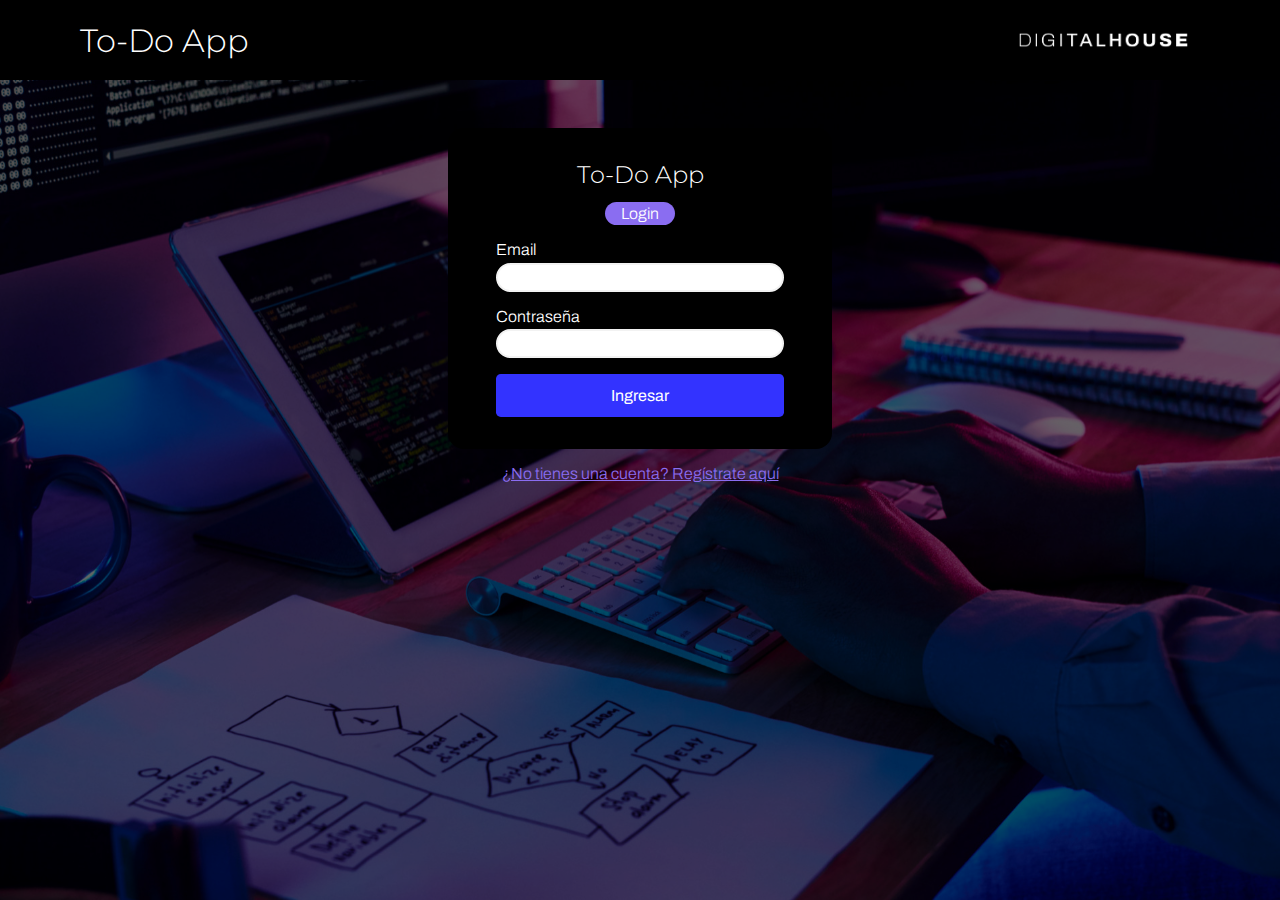
<file: index.html>
<!DOCTYPE html>
<html lang="es">

<head>
  <meta charset="UTF-8">
  <meta http-equiv="X-UA-Compatible" content="IE=edge">
  <meta name="viewport" content="width=device-width, initial-scale=1.0">
  <title>ToDo App</title>
  <link rel="icon" type="image/x-icon" href="./assets/DH_Logo_Black.png">
  <meta name="description" content="Digital House CTD | Proyecto integrador | FRONTEND II"/>


  <!-- ---------------- estilos compartidos de login y signup ---------------- -->
  <link rel="stylesheet" href="./css/loginSignupStyles.css">

  <!-- ---------------------- logica aplicada en login ----------------------- -->
  <script src="./scripts/utils.js"></script>
  <script src="./scripts/login.js"></script>

</head>

<body>

  <header class="container">
    <nav>
      <h1>To-Do App</h1>
      <img src="./assets/DigitalHouse_Logo_White.png" alt="logo DH">
    </nav>
  </header>

  <div class="container">
    <form>
      <div class="form-header">
        <h2>To-Do App</h2>
        <p class="rounded">Login</p>
      </div>

      <label>Email</label>
      <input id="inputEmail" type="text">
      <label>Contraseña</label>
      <input id="inputPassword" type="password">

      <button type="submit">Ingresar</button>

    </form>

    <div class="ingresarA">
      <a href="./signup.html">¿No tienes una cuenta? Regístrate aquí</a>
    </div>

  </div>

</body>

</html>
</file>
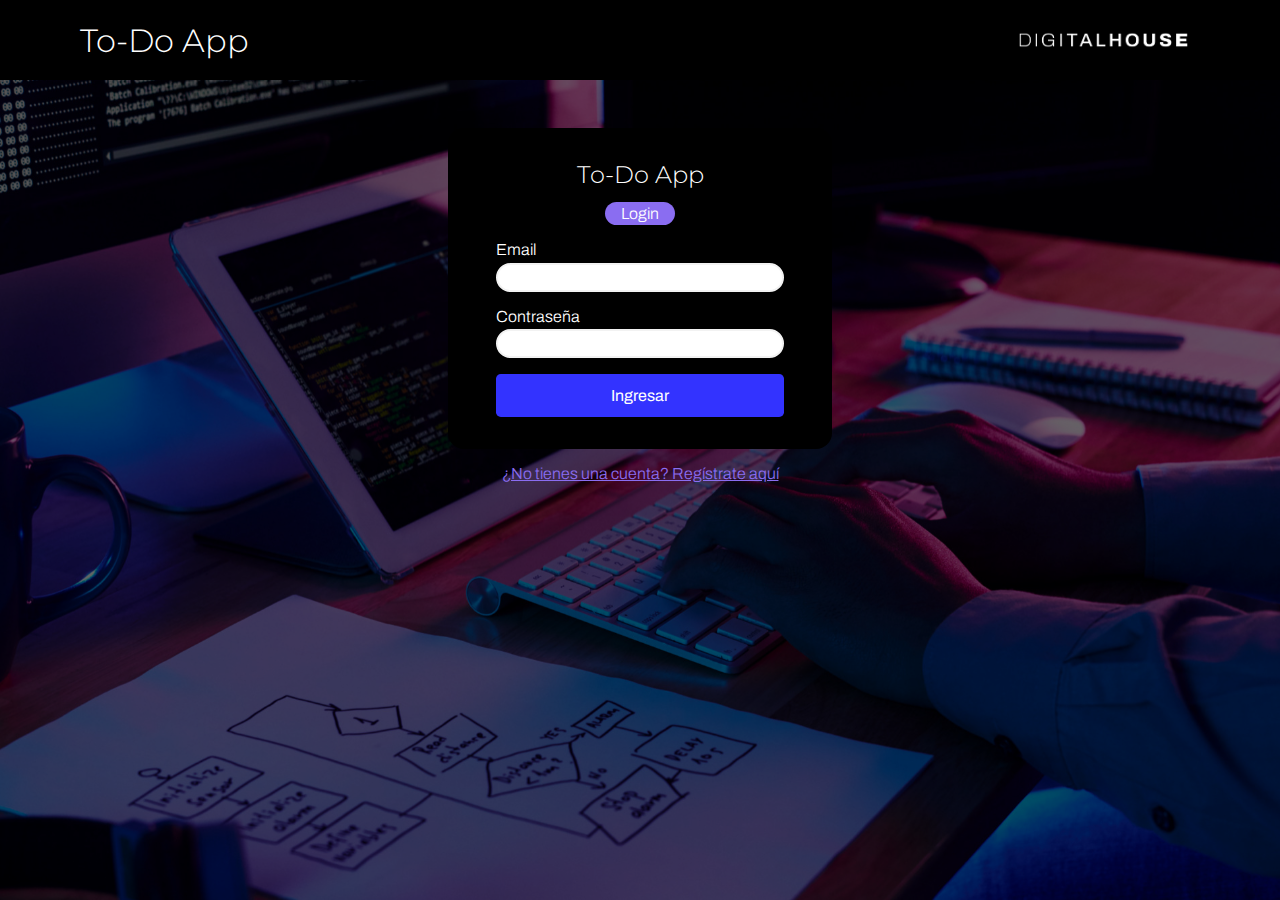
<file: mis-tareas.html>
<!DOCTYPE html>
<html lang="es">

<head>
  <meta charset="UTF-8">
  <meta http-equiv="X-UA-Compatible" content="IE=edge">
  <meta name="viewport" content="width=device-width, initial-scale=1.0">
  <title>ToDo App</title>
  <link rel="icon" type="image/x-icon" href="./assets/DH_Logo_Black.png">
  <meta name="description" content="Digital House CTD | Proyecto integrador | FRONTEND II" />

  <!-- ----------------------------- estilos CSS ----------------------------- -->
  <link rel="stylesheet" href="./css/tasksStyles.css">

  <!-- ------------------- libreria de iconos Fontawesome -------------------- -->
  <link rel="stylesheet" href="https://cdnjs.cloudflare.com/ajax/libs/font-awesome/6.1.1/css/all.min.css"
    integrity="sha512-KfkfwYDsLkIlwQp6LFnl8zNdLGxu9YAA1QvwINks4PhcElQSvqcyVLLD9aMhXd13uQjoXtEKNosOWaZqXgel0g=="
    crossorigin="anonymous" referrerpolicy="no-referrer" />

  <!-- logica de la página -->
  <script src="./scripts/tasks.js"></script>

</head>

<body>

  <!-- cabecera con barra de navegación -->
  <header class="container">
    <nav>
      <a href="./index.html" style="text-decoration: none; color: white;"><h1>To-Do App</h1></a>

      <div class="user-info">
        <p>username</p>
        <div class="user-image"></div>
        <button id="closeApp"><i class="fa-solid fa-right-from-bracket"></i> Cerrar sesión</button>
      </div>
    </nav>
  </header>

  <main class="container">
    <!-- carga de tareas -->
    <form class="nueva-tarea">
      <input id="nuevaTarea" type="text" placeholder="nueva tarea">
      <button type="submit"><i class="fa-solid fa-pencil"></i> Crear tarea</button>
    </form>

    <h2>Tareas Penientes <span id="cantidad-pendientes">0</span></h2>
    <!-- contenedor vacío para las que pasen a terminadas -->
    <ul class="tareas-pendientes">
      <!-- <li class="tarea">
        <div class="descripcion" id="10390">
          <p class="nombre">HARDCODEADA PENDIENTE</p>
          <p class="timestamp">Creado: 22:23hs</p>
          <button class="clipboard">
            <i class="fa-solid fa-clipboard"></i>
          </button>
          <button class="borrar">
            <i class="fa-solid fa-trash-can"></i>
          </button></div>
      </li> -->
    </ul>

    <h2>Tareas finalizadas <span id="cantidad-finalizadas">0</span></h2>
    <!-- contenedor vacío para las que pasen a terminadas -->
    <ul class="tareas-terminadas">
      <!-- <li class="tarea">
        <div class="descripcion" id="10390">
          <p class="nombre">HARDCODEADA TERMINADA</p>
          <p class="timestamp">Creado: 22:23hs</p>
          <button class="clipboard">
            <i class="fa-solid fa-clipboard"></i>
          </button>
          <button class="borrar">
            <i class="fa-solid fa-trash-can"></i>
          </button></div></li> -->
    </ul>

  </main>


  <footer>
    <img src="./assets/DH_Logo_White.png" alt="">
    <p>| Frontend II Team ♥</p>
  </footer>
</body>

</html>
</file>
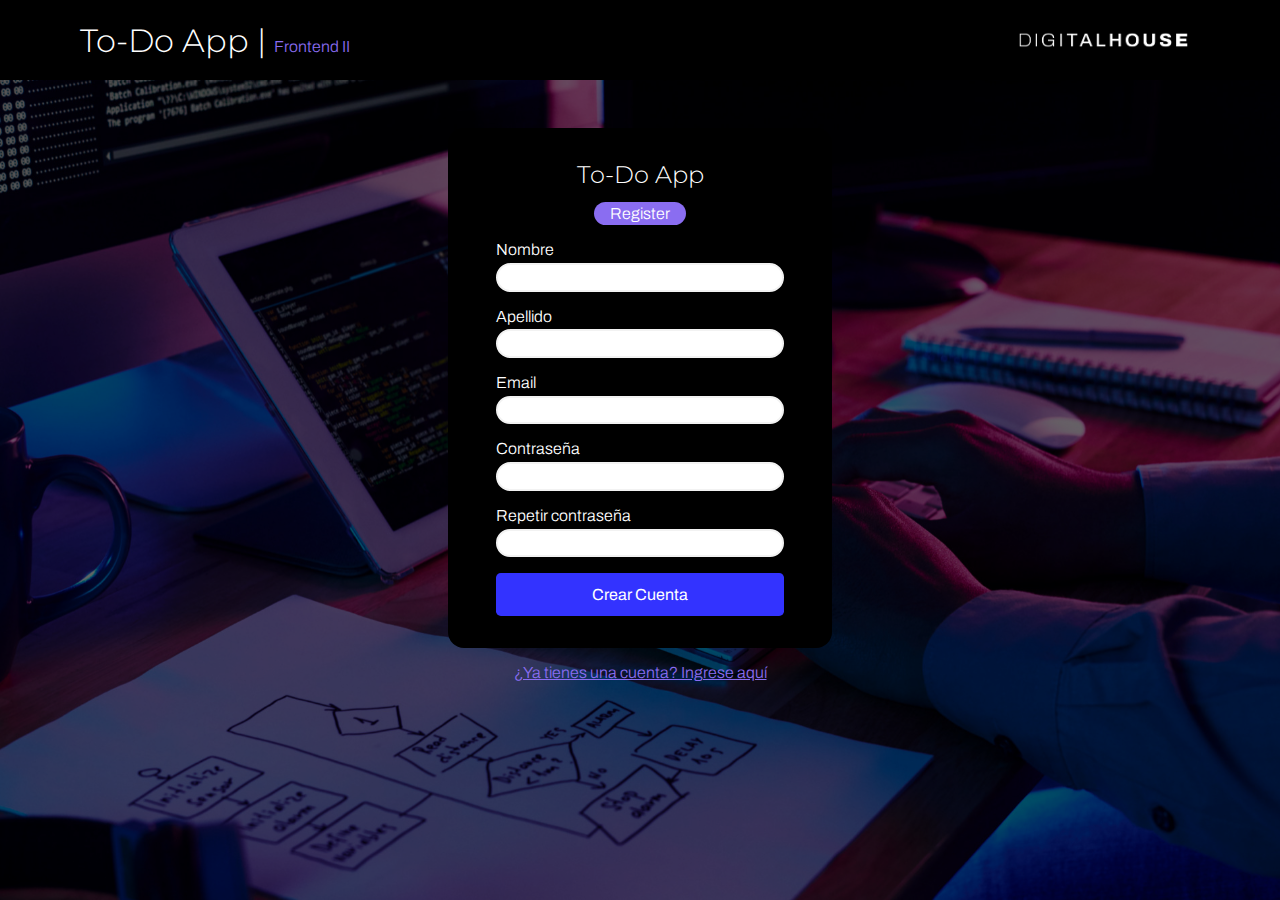
<file: signup.html>
<!DOCTYPE html>
<html lang="es">

<head>
  <meta charset="UTF-8">
  <meta http-equiv="X-UA-Compatible" content="IE=edge">
  <meta name="viewport" content="width=device-width, initial-scale=1.0">
  <title>ToDo App</title>
  <link rel="icon" type="image/x-icon" href="./assets/DH_Logo_Black.png">
  <meta name="description" content="Digital House CTD | Proyecto integrador | FRONTEND II"/>


  <!-- ---------------- estilos compartidos de login y signup ---------------- -->
  <link rel="stylesheet" href="./css/loginSignupStyles.css">


  <!-- ---------------------- logica aplicada en register -------------------- -->
  <script src="./scripts/utils.js"></script>
  <script src="./scripts/signup.js"></script>

</head>

<body>
  <header class="container">
    <nav>
      <h1>To-Do App | <span>Frontend II</span></h1>
      <img src="./assets/DigitalHouse_Logo_White.png" alt="logo DH">
    </nav>
  </header>

  <div class="container">
    <form>
      <div class="form-header">
        <h2>To-Do App</h2>
        <p class="rounded">Register</p>
      </div>

      <label>Nombre</label>
      <input id="inputNombre" type="text">

      <label>Apellido</label>
      <input id="inputApellido" type="text">

      <label>Email</label>
      <input id="inputEmail" type="text">

      <label>Contraseña</label>
      <input id="inputPassword" type="password">

      <label>Repetir contraseña</label>
      <input id="inputPasswordRepetida" type="password">

      <button type="submit">Crear Cuenta</button>
    </form>

    <div class="ingresarA">
      <a href="index.html">¿Ya tienes una cuenta? Ingrese aquí</a>
    </div>
  </div>

</body>

</html>
</file>
<file: css/loginSignupStyles.css>
@import url('./globalStyles.css');

body {
    background-image: url('../assets/wallpaper1.jpg');
    background-repeat: no-repeat;
    background-position: center;
    background-size: cover;
    /* capa sobre fondo */
    box-shadow: inset 0 0 0 1000px rgba(0, 0, 0, .6);

}

header {
    background-color: var(--negro);
    height: 5rem;
    margin-bottom: 3rem;
}

nav {
    padding: 1rem;
    height: 100%;
    display: flex;
    justify-content: space-between;
    align-items: center;
}

nav h1 span {
    font-weight: 300;
    font-size: 1rem;
    color: var(--lila);
}
nav img {
    display: block;
    height: 80%;
}

.container {
    padding: 0 5%;
}

form {
    background-color: var(--negro);
    max-width: 24rem;
    margin: 0 auto;
    padding: 2rem 3rem;
    border-radius: 1rem;
    display: flex;
    flex-direction: column;
}


.form-header {
    display: flex;
    flex-direction: column;
    align-items: center;
    margin-bottom: 1rem;
}

.form-header h2 {
    margin-bottom: .8rem;
}

.form-header p {
    background-color: var(--lila);
    padding: .2rem 1rem;
}

form label {
    margin-bottom: .3rem;
}

form input {
    border-radius: 100vh;
    margin-bottom: 1rem;
    padding: .3rem 1rem;
    border: 2px solid var(--app-grey);
}

form input:focus {
    outline: none;
    border: 2px solid var(--lila);
}

form button{
    background-color: var(--azul);
    color: white;
    padding: .8rem 0;
    border-radius: .3rem;
    font-size: 1rem;
    font-weight: 400;
}
form button:hover{
    background-color: var(--azul-hover);
}

.ingresarA {
    padding: 1rem 0;
    text-align: center;
}

.ingresarA a {
    color: var(--lila);
}
.ingresarA a:hover{
    color: var(--azul);
}
</file>
<file: css/tasksStyles.css>
@import url('./globalStyles.css');


body {
    background-color: var(--oscuro);
    background-image: url('../assets/wallpaper3.jpg');
    background-repeat: no-repeat;
    background-position: center;
    background-size: cover;
    /* capa sobre fondo */
    box-shadow: inset 0 0 0 1000px rgba(0, 0, 0, .8);

}

header {
    background-color: var(--negro);
    height: 5rem;
    margin-bottom: 3rem;
}

nav {
    padding: 1rem;
    height: 100%;
    display: flex;
    justify-content: space-between;
    align-items: center;
}

nav .user-info {
    display: flex;
    justify-content: space-between;
    align-items: center;
}

nav .user-info .user-image {
    width: 40px;
    height: 40px;
    background-color: white;
    background-image: url('../assets/user.png');
    background-repeat: no-repeat;
    background-position: center;
    background-size: cover;
    border-radius: 50vh;
    margin-left: .5rem;
}

nav .user-info button {
    background-color: var(--laranja);
    color: white;
    padding: .5rem 1rem;
    margin-left: 2rem;
    border-radius: .3rem;
    font-size: .8rem;
    font-weight: 400;
}


.container {
    padding: 0 5%;
}

form {
    background-color: var(--negro);
    padding: 2rem 3rem;
    margin-bottom: 1rem;
    border-radius: 1rem;
    display: flex;
    justify-content: space-around;
    align-items: center;
}

form input {

    flex-grow: 1;
    border-radius: 100vh;
    padding: .3rem 1rem;
    border: 2px solid var(--app-grey);
}

form input:focus {
    outline: none;
    border: 2px solid var(--lila);
}

form button {
    background-color: var(--azul);
    color: white;
    padding: .8rem 1.5rem;
    border-radius: .3rem;
    font-size: 1rem;
    margin-left: 1rem;
    font-weight: 400;
}

form button:hover {
    background-color: var(--azul-hover);
}

main ul {
    color: black;
}

main h2 {
    margin: 1.5rem 0 1.5rem 0;
}

/* ------------Tareas pendientes */
#cantidad-pendientes {
    background-color: var(--laranja);
    border-radius: 50vh;
    padding: .1rem .5rem ;
}

.tareas-pendientes .tarea {
    background-color: var(--app-grey);
    margin-bottom: .7rem;
    border-radius: .5rem;
    border-left: .6rem solid grey;
    padding: .5rem 1rem;
    display: flex;
    justify-content: space-between;
    align-items: center;
}

.tareas-pendientes .tarea i {
    pointer-events: none;
    color: grey;
    font-size: 1.4rem;
    border-radius: 50vh;
}

.tareas-pendientes .tarea button {
    border-radius: 50vh;
}

.tareas-pendientes .tarea button:hover i {
    color: var(--verde);
}
.tareas-pendientes .tarea button:hover .fa-trash-can {
    color: var(--laranja);
}

.tareas-pendientes .tarea button:active {
    background-color: var(--verde);
}
/*fa-clipboard-check*/
.tareas-pendientes .tarea .descripcion {
    padding: .3rem .5rem;
    flex-grow: 1;
    display: flex;
    align-items: center;
}

.tareas-pendientes .tarea .descripcion .nombre {
    flex-grow: 1;
}

.tareas-pendientes .tarea .descripcion .timestamp {
    margin-left: 1rem;
    padding: .3rem .8rem;
    border-radius: 50vh;
    background-color: white;
    color: grey;
    font-size: .9rem;
}

/* ------------Tareas terminadas */
#cantidad-finalizadas {
    background-color: var(--verde);
    border-radius: 50vh;
    padding: .1rem .5rem;
}

.tareas-terminadas .tarea {
    background-color: var(--app-grey);
    margin-bottom: .7rem;
    border-radius: .5rem;
    border-left: .6rem solid var(--verde);
    padding: .5rem;
    display: flex;
    justify-content: space-between;
    align-items: center;
}

.tareas-terminadas .tarea .hecha i {
    font-size: 1.4rem;
    border-radius: 50vh;
    color: var(--verde);
}

.cambios-estados i {
    pointer-events: none;
}

.tareas-terminadas .tarea .descripcion {
    padding: .3rem .5rem;
    color: grey;
    flex-grow: 1;
    display: flex;
    align-items: center;
}

.tareas-terminadas .tarea .descripcion .nombre {
    text-decoration: line-through;
    flex-grow: 1;
}

.tareas-terminadas .tarea .descripcion button {
    font-size: .9rem;
    color: white;
    margin-left: .6rem;
    padding: .4rem;
    border-radius: .3rem;
}

.tareas-terminadas .tarea .cambios-estados button:hover {
    color: var(--negro);
}

.tareas-terminadas .tarea .cambios-estados button:active {
    color: white;
}

.tareas-terminadas .tarea .descripcion .incompleta {
    background-color: var(--azul);
}

.tareas-terminadas .tarea .descripcion .borrar {
    background-color: var(--laranja);
}

footer {
    height: 2rem;
    width: 100%;
    background-color: var(--negro);
    position: fixed;
    bottom: 0;
    display: flex;
    justify-content: center;
    align-items: center;
}

footer img {
    height: 100%;
}
</file>
